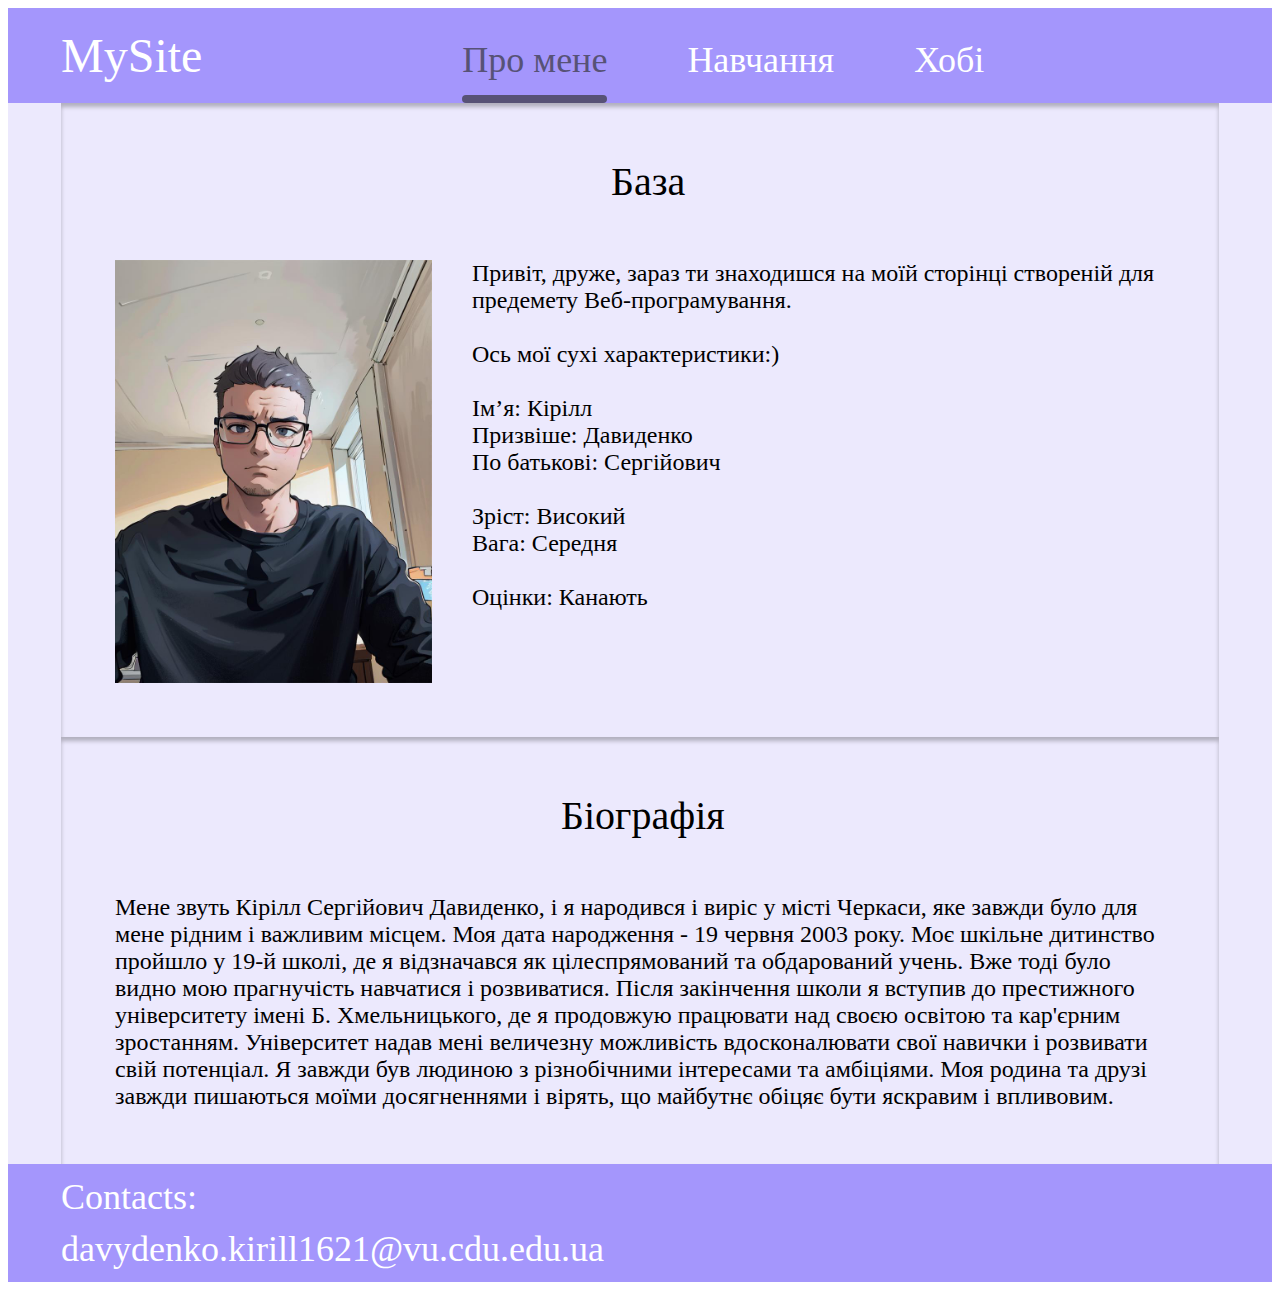
<file: index.html>
<!DOCTYPE html>
<html lang="uk">

<head>
    <meta charset="UTF-8">
    <meta name="viewport" content="width=device-width, initial-scale=1.0">
    <link rel="stylesheet" href="https://cdnjs.cloudflare.com/ajax/libs/modern-normalize/2.0.0/modern-normalize.min.css"
        integrity="sha512-4xo8blKMVCiXpTaLzQSLSw3KFOVPWhm/TRtuPVc4WG6kUgjH6J03IBuG7JZPkcWMxJ5huwaBpOpnwYElP/m6wg=="
        crossorigin="anonymous" referrerpolicy="no-referrer">
    <title>MuSite</title>
    <link rel="stylesheet" href="./styles.css" />
</head>

<body>

    <header class="page-header">
        <div class="container header-container">
            <nav class="page-nav">
                <a href="index.html" class="logo-link">MySite</a>
                <ul class="nav-list">
                    <li class="nav-list-item"><a href="./index.html" class="nav-link nav-link-active">Про мене</a></li>
                    <li class="nav-list-item"><a href="./page2.html" class="nav-link">Навчання</a></li>
                    <li class="nav-list-item"><a href="./page3.html" class="nav-link">Хобі</a></li>
                </ul>
            </nav>
            <button class="menu-button" data-menu-open>
                <svg class="menu-button-icon" width="36" height="36" aria-label="open mobile menu">
                    <use href="./images/icon.svg#icon-burger-menu"></use>
                </svg>
            </button>
        </div>
    </header>

    <main class="page-main">
        <section class="first-section">
            <h2 class="section-one-header">База</h2>
            <div class="first-section-content">
                <img class="first-section-img" src="./images/me.jpg" alt="" width="317" height="423">
                <div class="first-section-text">
                    <p>Привіт, друже, зараз ти знаходишся на моїй сторінці створеній для предемету Веб-програмування.
                    </p><br>
                    <p>Ось мої сухі характеристики:)</p><br>
                    <p>Ім’я: Кірілл</p>
                    <p>Призвіше: Давиденко</p>
                    <p>По батькові: Сергійович</p><br>
                    <p>Зріст: Високий</p>
                    <p>Вага: Середня</p><br>
                    <p>Оцінки: Канають</p>
                </div>
            </div>
        </section>
        <section class="first-section">
            <h2 class="section-two-header">Біографія</h2>
            <p class="second-section-text">Мене звуть Кірілл Сергійович Давиденко, і я народився і виріс у місті Черкаси, яке завжди було для мене рідним і важливим місцем. Моя дата народження - 19 червня 2003 року.
                Моє шкільне дитинство пройшло у 19-й школі, де я відзначався як цілеспрямований та обдарований учень. Вже тоді було видно мою прагнучість навчатися і розвиватися.
                Після закінчення школи я вступив до престижного університету імені Б. Хмельницького, де я продовжую працювати над своєю освітою та кар'єрним зростанням. Університет надав мені величезну можливість вдосконалювати свої навички і розвивати свій потенціал.
                Я завжди був людиною з різнобічними інтересами та амбіціями. Моя родина та друзі завжди пишаються моїми досягненнями і вірять, що майбутнє обіцяє бути яскравим і впливовим.</p>
        </section>

    </main>

    <footer class="page-footer">
        <div class="container footer-container">
            <h2 class="contacts-text">Contacts:</h2>
            <address class="contacts">
                <a href="mailto:davydenko.kirill1621@vu.cdu.edu.ua"
                    class="contacts-link">davydenko.kirill1621@vu.cdu.edu.ua</a>
            </address>
        </div>
    </footer>

    <!-- Mobile Menu -->

    <div class="mobile-menu" data-menu>
        <div class="mobile-menu-container">
            <div class="tel-and-close-btn">
                <button class="close-mobile-menu-btn" data-menu-close>
                    <svg class="menu-button-icon-close" aria-label="close mobile menu">
                        <use href="./images/icon.svg#icon-x"></use>
                    </svg>
                </button>
            </div>
            <ul class="nav-list-mobile">
                <li class="nav-list-item-mobile"><a href="./index.html" class="nav-link-mobile nav-link-active-mobile">Про мене</a>
                </li>
                <li class="nav-list-item-mobile"><a href="./page2.html" class="nav-link-mobile">Навчання</a></li>
                <li class="nav-list-item-mobile"><a href="./page3.html" class="nav-link-mobile">Хобі</a></li>
            </ul>
            <div class="container footer-container-mobele">
                <h2 class="contacts-text">Contacts:</h2>
                <address class="contacts">
                    <a href="mailto:davydenko.kirill1621@vu.cdu.edu.ua"
                        class="contacts-link">davydenko.kirill1621@vu.cdu.edu.ua</a>
                </address>
            </div>
        </div>
    </div>
    <a href=""></a>
    <script  src="./mobile.js"></script>
</body>
 
</html>
</file>
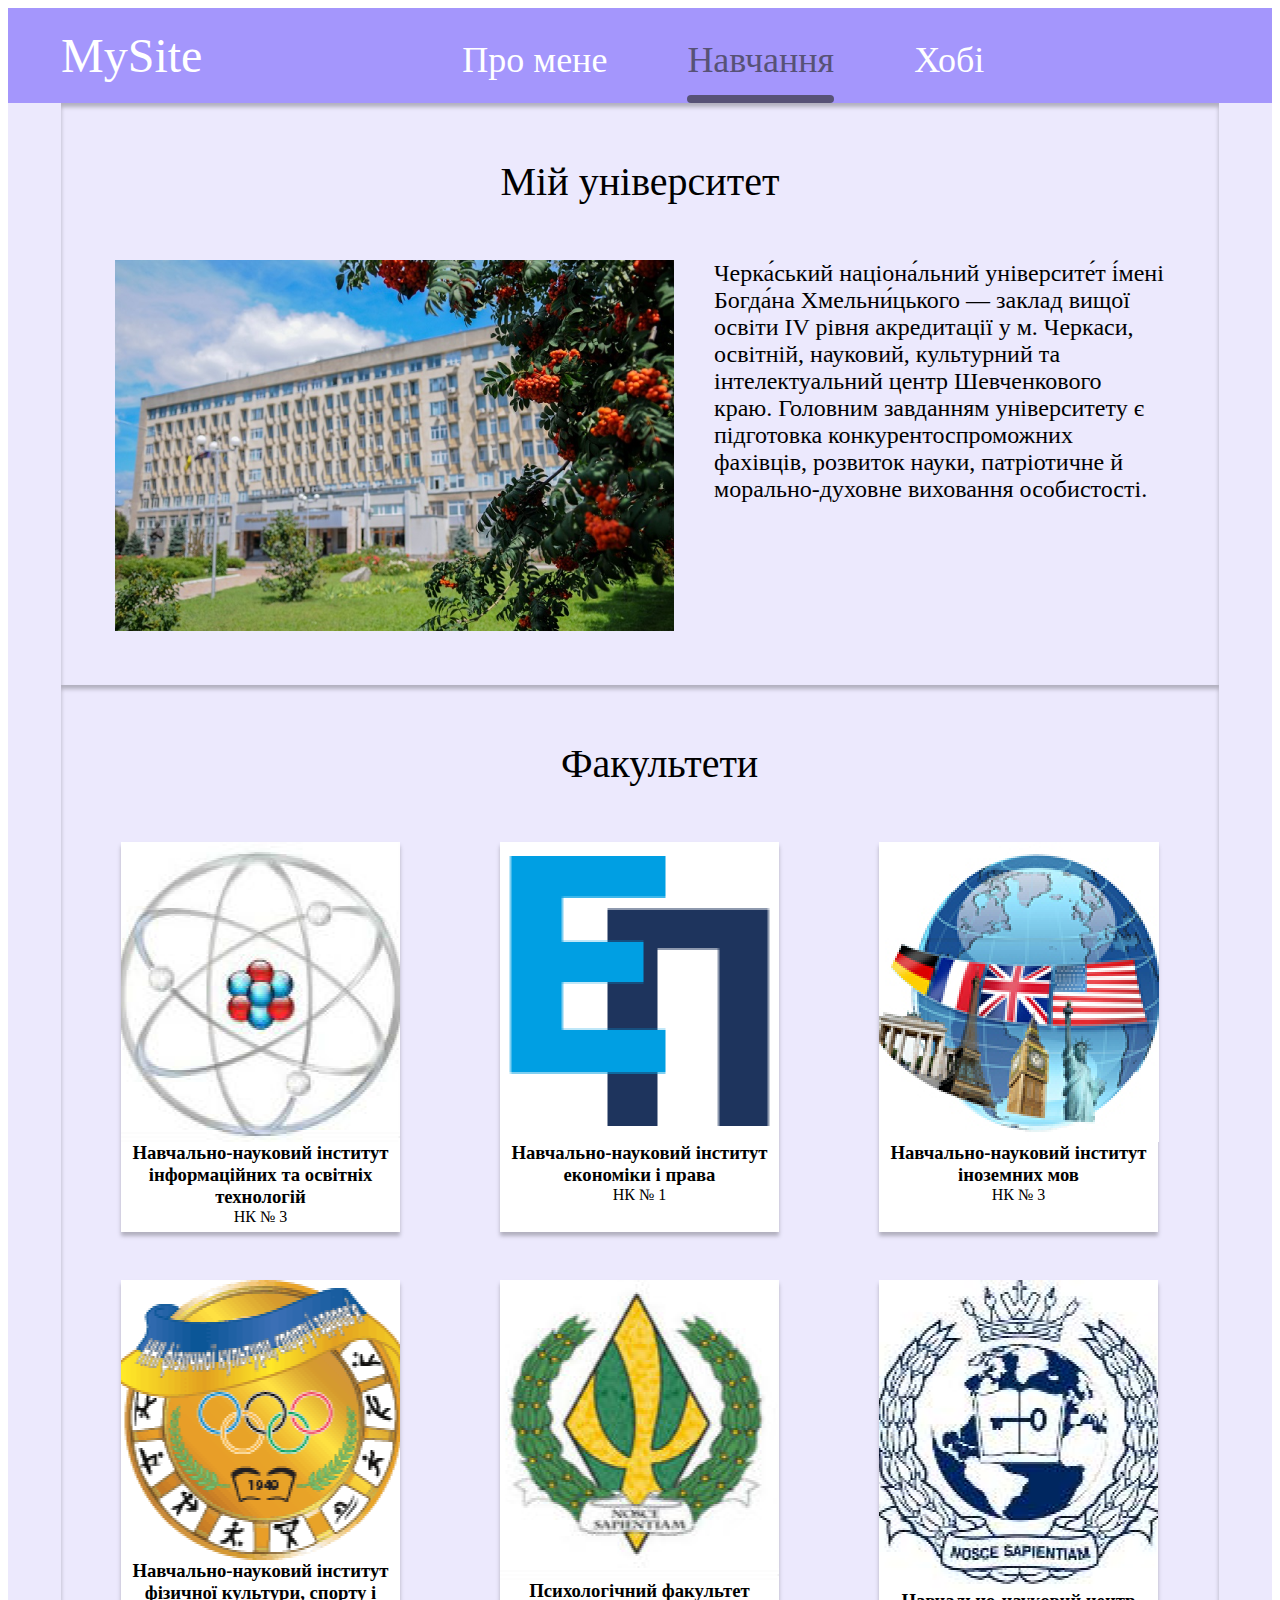
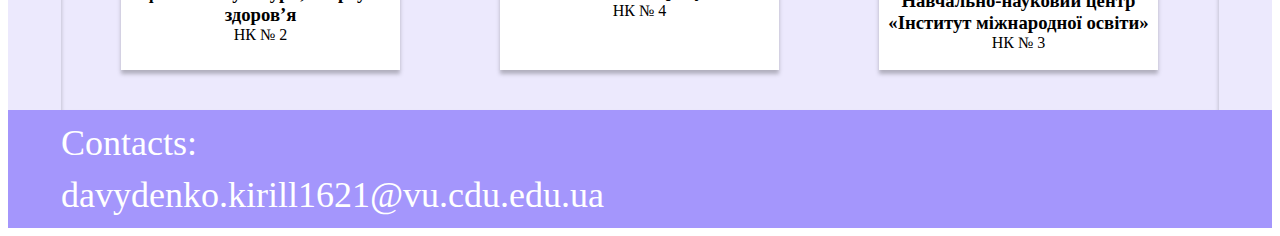
<file: page2.html>
<!DOCTYPE html>
<html lang="uk">

<head>
    <meta charset="UTF-8">
    <meta name="viewport" content="width=device-width, initial-scale=1.0">
    <link rel="stylesheet" href="https://cdnjs.cloudflare.com/ajax/libs/modern-normalize/2.0.0/modern-normalize.min.css"
        integrity="sha512-4xo8blKMVCiXpTaLzQSLSw3KFOVPWhm/TRtuPVc4WG6kUgjH6J03IBuG7JZPkcWMxJ5huwaBpOpnwYElP/m6wg=="
        crossorigin="anonymous" referrerpolicy="no-referrer">
    <title>MuSite</title>
    <link rel="stylesheet" href="./styles.css" />
</head>

<body>

    <header class="page-header">
        <div class="container header-container">
            <nav class="page-nav">
                <a href="index.html" class="logo-link">MySite</a>
                <ul class="nav-list">
                    <li class="nav-list-item"><a href="./index.html" class="nav-link">Про мене</a></li>
                    <li class="nav-list-item"><a href="./page2.html" class="nav-link nav-link-active">Навчання</a></li>
                    <li class="nav-list-item"><a href="./page3.html" class="nav-link">Хобі</a></li>
                </ul>
            </nav>
            <button class="menu-button" data-menu-open>
                <svg class="menu-button-icon" width="36" height="36" aria-label="open mobile menu">
                    <use href="./images/icon.svg#icon-burger-menu"></use>
                </svg>
            </button>
        </div>
    </header>

    <main class="page-main">
        <section class="page2-first-section">
            <h2 class="section-one-page2-header">Мій університет</h2>
            <div class="first-section-page2-content">
                <img class="first-section-page2-img" src="./images/univer.png" alt="" >
                <div class="first-section-text">
                    <p>Черка́ський націона́льний університе́т і́мені Богда́на Хмельни́цького — заклад вищої освіти IV рівня акредитації у м. Черкаси, освітній, науковий, культурний та інтелектуальний центр Шевченкового краю. Головним завданням університету є підготовка конкурентоспроможних фахівців, розвиток науки, патріотичне й морально-духовне виховання особистості.</p>
                </div>
            </div>
        </section>
        <section class="first-section">
            <h2 class="section-two-header">Факультети</h2>
            <div class="uni-cards">
                <div class="card-uni">
                    <img src="./images/1.png" alt="">
                    <h3>Навчально-науковий інститут інформаційних та освітніх технологій</h3>
                    <p>НК № 3</p>
                </div>
                <div class="card-uni">
                    <img class="background-img" src="./images/2.png" alt="">
                    <h3>Навчально-науковий інститут економіки і права</h3>
                    <p>НК № 1</p>
                </div>
                <div class="card-uni">
                    <img src="./images/3.png" alt="">
                    <h3>Навчально-науковий інститут іноземних мов</h3>
                    <p>НК № 3</p>
                </div>
                <div class="card-uni">
                    <img class="background-img" src="./images/4.png" alt="">
                    <h3>Навчально-науковий інститут фізичної культури, спорту і здоров’я</h3>
                    <p>НК № 2</p>
                </div>
                <div class="card-uni">
                    <img src="./images/5.png" alt="">
                    <h3>Психологічний факультет</h3>
                    <p>НК № 4</p>
                </div>
                <div class="card-uni">
                    <img src="./images/6.png" alt="">
                    <h3>Навчально-науковий центр «Інститут міжнародної освіти»</h3>
                    <p>НК № 3</p>
                </div>
            </div>
        </section>

    </main>

    <footer class="page-footer">
        <div class="container footer-container">
            <h2 class="contacts-text">Contacts:</h2>
            <address class="contacts">
                <a href="mailto:davydenko.kirill1621@vu.cdu.edu.ua"
                    class="contacts-link">davydenko.kirill1621@vu.cdu.edu.ua</a>
            </address>
        </div>
    </footer>

    <!-- Mobile Menu -->

    <div class="mobile-menu" data-menu>
        <div class="mobile-menu-container">
            <div class="tel-and-close-btn">
                <button class="close-mobile-menu-btn" data-menu-close>
                    <svg class="menu-button-icon-close" aria-label="close mobile menu">
                        <use href="./images/icon.svg#icon-x"></use>
                    </svg>
                </button>
            </div>
            <ul class="nav-list-mobile">
                <li class="nav-list-item-mobile"><a href="./index.html" class="nav-link-mobile">Про мене</a>
                </li>
                <li class="nav-list-item-mobile"><a href="./page2.html" class="nav-link-mobile nav-link-active-mobile">Навчання</a></li>
                <li class="nav-list-item-mobile"><a href="./page3.html" class="nav-link-mobile">Хобі</a></li>
            </ul>
            <div class="container footer-container-mobele">
                <h2 class="contacts-text">Contacts:</h2>
                <address class="contacts">
                    <a href="mailto:davydenko.kirill1621@vu.cdu.edu.ua"
                        class="contacts-link">davydenko.kirill1621@vu.cdu.edu.ua</a>
                </address>
            </div>
        </div>
    </div>

    <script  src="./mobile.js"></script>
</body>

</html>
</file>
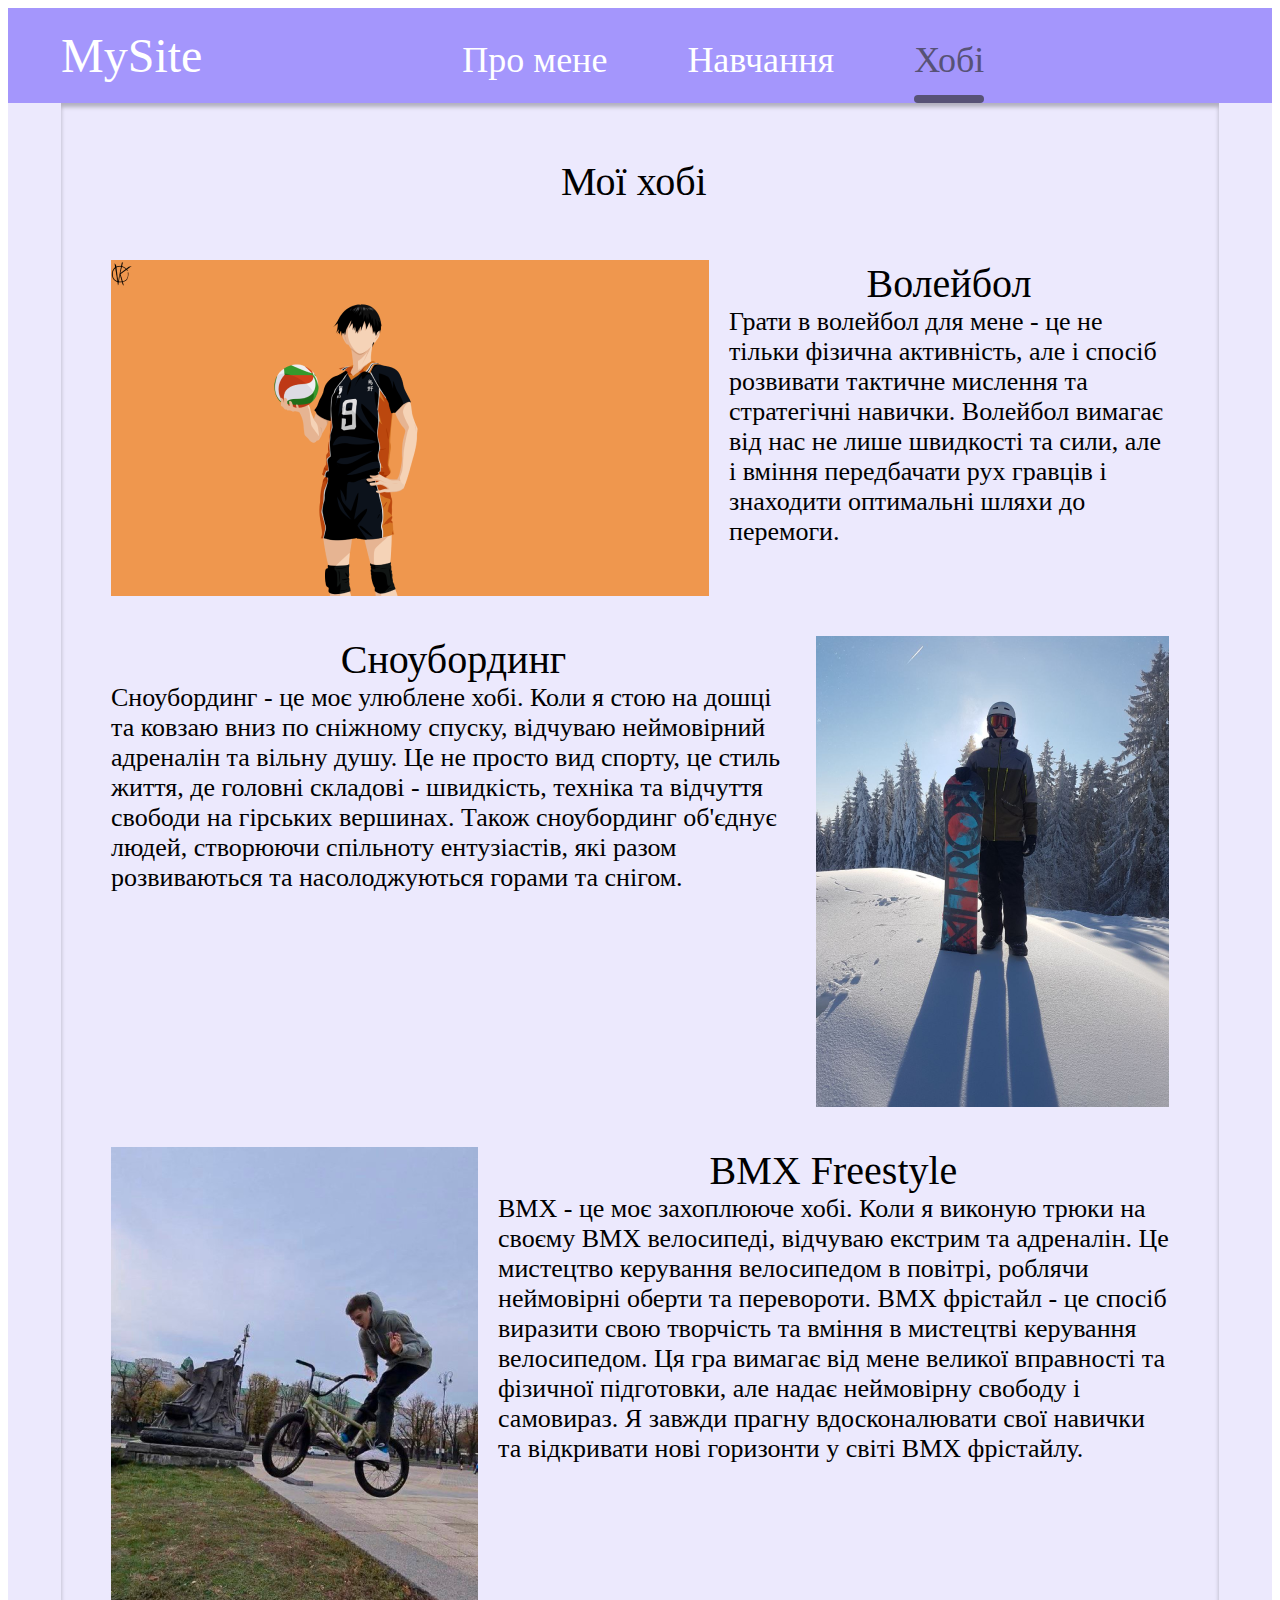
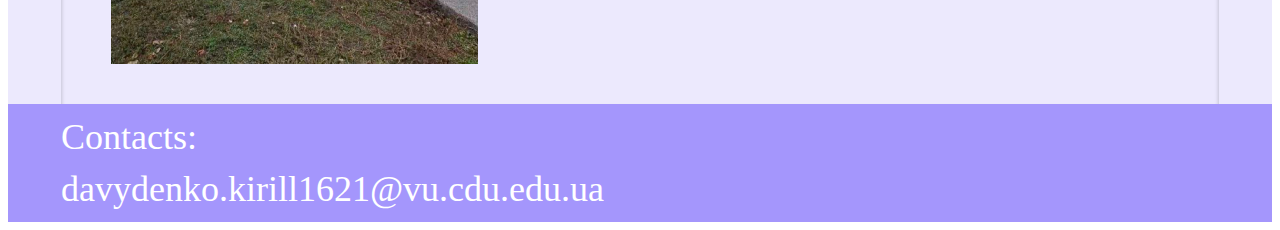
<file: page3.html>
<!DOCTYPE html>
<html lang="uk">

<head>
    <meta charset="UTF-8">
    <meta name="viewport" content="width=device-width, initial-scale=1.0">
    <link rel="stylesheet" href="https://cdnjs.cloudflare.com/ajax/libs/modern-normalize/2.0.0/modern-normalize.min.css"
        integrity="sha512-4xo8blKMVCiXpTaLzQSLSw3KFOVPWhm/TRtuPVc4WG6kUgjH6J03IBuG7JZPkcWMxJ5huwaBpOpnwYElP/m6wg=="
        crossorigin="anonymous" referrerpolicy="no-referrer">
    <title>MuSite</title>
    <link rel="stylesheet" href="./styles.css" />
<body>

    <header class="page-header">
        <div class="container header-container">
            <nav class="page-nav">
                <a href="index.html" class="logo-link">MySite</a>
                <ul class="nav-list">
                    <li class="nav-list-item"><a href="./index.html" class="nav-link">Про мене</a></li>
                    <li class="nav-list-item"><a href="./page2.html" class="nav-link">Навчання</a></li>
                    <li class="nav-list-item"><a href="./page3.html" class="nav-link nav-link-active">Хобі</a></li>
                </ul>
            </nav>
            <button class="menu-button" data-menu-open>
                <svg class="menu-button-icon" width="36" height="36" aria-label="open mobile menu">
                    <use href="./images/icon.svg#icon-burger-menu"></use>
                </svg>
            </button>
        </div>
    </header>

    <main class="page-main">
        </section>
        <section class="first-section">
            <h2 class="section-two-header">Мої хобі</h2>
            <div class="hob-con">
                <div class="hobis">
                    <img src="./images/vball.png" class="img-w" alt="">
                    <div class="hob-text-cont">
                        <h3 class="hob-header">Волейбол</h3>
                        <p class="hob-text">Грати в волейбол для мене - це не тільки фізична активність, але і спосіб розвивати тактичне мислення та стратегічні навички. Волейбол вимагає від нас не лише швидкості та сили, але і вміння передбачати рух гравців і знаходити оптимальні шляхи до перемоги.</p>
                    </div>
                </div>
                <div class="hobis-r">
                    <img src="./images/snowbrd.png" class="img-w" alt="">
                    <div class="hob-text-cont">
                        <h3 class="hob-header">Сноубординг</h3>
                        <p class="hob-text">Сноубординг - це моє улюблене хобі. Коли я стою на дошці та ковзаю вниз по сніжному спуску, відчуваю неймовірний адреналін та вільну душу. Це не просто вид спорту, це стиль життя, де головні складові - швидкість, техніка та відчуття свободи на гірських вершинах. Також сноубординг об'єднує людей, створюючи спільноту ентузіастів, які разом розвиваються та насолоджуються горами та снігом.</p>
                    </div>
                </div>
                <div class="hobis">
                    <img src="./images/bmx.png" class="img-w" alt="">
                    <div class="hob-text-cont">
                        <h3 class="hob-header">BMX Freestyle</h3>
                        <p class="hob-text">BMX - це моє захоплююче хобі. Коли я виконую трюки на своєму BMX велосипеді, відчуваю екстрим та адреналін. Це мистецтво керування велосипедом в повітрі, роблячи неймовірні оберти та перевороти. BMX фрістайл - це спосіб виразити свою творчість та вміння в мистецтві керування велосипедом. Ця гра вимагає від мене великої вправності та фізичної підготовки, але надає неймовірну свободу і самовираз. Я завжди прагну вдосконалювати свої навички та відкривати нові горизонти у світі BMX фрістайлу.</p>
                    </div>
                </div>
            </div>
        </section>

    </main>

    <footer class="page-footer">
        <div class="container footer-container">
            <h2 class="contacts-text">Contacts:</h2>
            <address class="contacts">
                <a href="mailto:davydenko.kirill1621@vu.cdu.edu.ua"
                    class="contacts-link">davydenko.kirill1621@vu.cdu.edu.ua</a>
            </address>
        </div>
    </footer>

    <!-- Mobile Menu -->

    <div class="mobile-menu" data-menu>
        <div class="mobile-menu-container">
            <div class="tel-and-close-btn">
                <button class="close-mobile-menu-btn" data-menu-close>
                    <svg class="menu-button-icon-close" aria-label="close mobile menu">
                        <use href="./images/icon.svg#icon-x"></use>
                    </svg>
                </button>
            </div>
            <ul class="nav-list-mobile">
                <li class="nav-list-item-mobile"><a href="./index.html" class="nav-link-mobile">Про мене</a>
                </li>
                <li class="nav-list-item-mobile"><a href="./page2.html" class="nav-link-mobile">Навчання</a></li>
                <li class="nav-list-item-mobile"><a href="./page3.html" class="nav-link-mobile nav-link-active-mobile">Хобі</a></li>
            </ul>
            <div class="container footer-container-mobele">
                <h2 class="contacts-text">Contacts:</h2>
                <address class="contacts">
                    <a href="mailto:davydenko.kirill1621@vu.cdu.edu.ua"
                        class="contacts-link">davydenko.kirill1621@vu.cdu.edu.ua</a>
                </address>
            </div>
        </div>
    </div>

    <script  src="./mobile.js"></script>
</body>

</html>
</file>
<file: styles.css>
/*
 HEADER
 HEADER
 HEADER
*/
.page-header {
  background-color: #a496fc;
}

.header-container {
  display: flex;
  align-items: center;
  justify-content: space-between;
  align-content: center;
  padding: 20px;
  margin-left: auto;
  margin-right: auto;
}

@media screen and (min-width: 1158px) {
  .page-nav {
    display: flex;
    flex-direction: row;
    align-items: baseline;
    gap: 260px;
  }
}
.logo-link {
  color: #fff;
  text-align: center;
  font-family: Inter;
  font-size: 28px;
  font-style: normal;
  font-weight: 400;
  line-height: normal;
}

@media screen and (min-width: 1158px) {
  .logo-link {
    font-size: 48px;
  }
}
.nav-list {
  display: none;
}

@media screen and (min-width: 1158px) {
  .nav-list {
    display: flex;
    gap: 80px;
  }
}
.nav-link {
  position: relative;
  color: #fff;
  text-align: center;
  font-family: Inter;
  font-size: 36px;
  font-style: normal;
  font-weight: 400;
  line-height: normal;
}

.nav-link-active {
  color: #575276;
}
.nav-link-active::after {
  box-sizing: border-box;
  display: flex;
  content: "";
  position: absolute;
  left: 0;
  bottom: -23px;
  height: 8px;
  background-color: #575276;
  border-radius: 4px;
  width: 100%;
}

.menu-button {
  border: none;
  background-color: transparent;
  padding: 0;
  line-height: 0;
}

@media screen and (min-width: 1158px) {
  .menu-button {
    display: none;
  }
}
.menu-button-icon {
  stroke: #ffffff;
}

.menu-button-icon-close {
  stroke: #1c2225;
  width: 36px;
  height: 36px;
}

/* 
MAIN
MAIN
MAIN 
*/
section {
  background: #ece9fd;
  box-shadow: 0px 4px 4px 0px rgba(0, 0, 0, 0.25) inset;
}

.page-main {
  background: #ece9fd;
}

.first-section-img {
  /* margin-left: auto; */
  margin-left: auto;
}

.section-one-header {
  color: #000;
  font-family: Inter;
  font-size: 40px;
  font-style: normal;
  font-weight: 400;
  line-height: normal;
  padding-top: 55px;
  padding-bottom: 55px;
  padding-left: 120px;
}

@media screen and (min-width: 1158px) {
  .section-one-header {
    padding-left: 550px;
  }
}
.section-two-header {
  color: #000;
  font-family: Inter;
  font-size: 40px;
  font-style: normal;
  font-weight: 400;
  line-height: normal;
  padding-top: 55px;
  padding-bottom: 55px;
  padding-left: 85px;
}

@media screen and (min-width: 1158px) {
  .section-two-header {
    padding-left: 500px;
  }
}
.first-section {
  width: 320px;
  margin-right: auto;
  margin-left: auto;
}

@media screen and (min-width: 1158px) {
  .first-section {
    width: 1158px;
    margin-right: auto;
    margin-left: auto;
  }
}
.first-section-content {
  display: flex;
  flex-direction: column;
  gap: 40px;
  margin-right: auto;
  margin-left: auto;
  padding-bottom: 54px;
}

@media screen and (min-width: 1158px) {
  .first-section-content {
    display: flex;
    flex-direction: row;
    gap: 40px;
    margin-right: auto;
    margin-left: auto;
    padding-left: 54px;
    padding-right: 54px;
    padding-bottom: 54px;
  }
}
@media screen and (min-width: 1158px) {
  .first-section-content {
    display: flex;
    gap: 40px;
    margin-right: auto;
    margin-left: auto;
    padding-left: 54px;
    padding-right: 54px;
    padding-bottom: 54px;
  }
}
.first-section-text {
  color: #000;
  font-family: Inter;
  font-size: 24px;
  font-style: normal;
  font-weight: 400;
  line-height: normal;
  padding-left: 10px;
}

@media screen and (min-width: 1158px) {
  .first-section-text {
    padding-left: 0px;
  }
}
.second-section-text {
  color: #000;
  font-family: Inter;
  font-size: 24px;
  font-style: normal;
  font-weight: 400;
  line-height: normal;
  padding-left: 54px;
  padding-right: 54px;
  padding-bottom: 54px;
}

/* 
FOOTER
FOOTER
FOOTER
*/
.page-footer {
  background-color: #a496fc;
}

.contacts-text {
  color: #fff;
  font-family: Inter;
  font-size: 24px;
  font-style: normal;
  font-weight: 400;
  line-height: normal;
  padding-top: 12px;
}

@media screen and (min-width: 1158px) {
  .contacts-text {
    font-size: 36px;
  }
}
.contacts-link {
  color: #fff;
  font-family: Inter;
  font-size: 20px;
  font-style: normal;
  font-weight: 400;
  line-height: normal;
  margin-bottom: 12px;
}

@media screen and (min-width: 1158px) {
  .contacts-link {
    font-size: 36px;
  }
}
@media screen and (min-width: 320px) and (max-width: 1158px) {
  .footer-container {
    padding-left: 10px;
  }
}
.footer-container {
  display: flex;
  flex-direction: column;
  align-items: start;
  justify-content: space-between;
  align-content: center;
  margin-left: auto;
  margin-right: auto;
  gap: 10px;
  padding-bottom: 12px;
}

.page2-first-section {
  width: 320px;
  margin-right: auto;
  margin-left: auto;
}

@media screen and (min-width: 1158px) {
  .page2-first-section {
    width: 1158px;
    margin-right: auto;
    margin-left: auto;
  }
}
.section-one-page2-header {
  color: #000;
  font-family: Inter;
  font-size: 40px;
  font-style: normal;
  font-weight: 400;
  line-height: normal;
  padding-top: 55px;
  padding-bottom: 55px;
  text-align: center;
}

.first-section-page2-content {
  display: flex;
  flex-direction: column;
  gap: 40px;
  margin-right: auto;
  margin-left: auto;
  padding-bottom: 54px;
}

@media screen and (min-width: 1158px) {
  .first-section-page2-content {
    display: flex;
    flex-direction: row;
    gap: 40px;
    margin-right: auto;
    margin-left: auto;
    padding-left: 54px;
    padding-right: 54px;
    padding-bottom: 54px;
  }
}
@media screen and (min-width: 1158px) {
  .first-section-page2-content {
    display: flex;
    gap: 40px;
    margin-right: auto;
    margin-left: auto;
    padding-left: 54px;
    padding-right: 54px;
    padding-bottom: 54px;
  }
}
.first-section-page2-image {
  width: 320px;
}

@media screen and (min-width: 1158px) {
  .first-section-page2-image {
    width: 559px;
    height: 371px;
  }
}
.card-uni {
  width: 279px;
  height: 390px;
  background: #FFF;
  box-shadow: 0px 4px 4px 0px rgba(0, 0, 0, 0.25);
  text-align: center;
  transition: transform 0.3s ease-in-out;
}
.card-uni:hover {
  transform: scale(1.1);
}

.background-img {
  background: #FFF;
}

.uni-cards {
  display: flex;
  flex-wrap: wrap;
  -moz-column-gap: 100px;
       column-gap: 100px;
  row-gap: 48px;
  padding-left: 20px;
  padding-bottom: 40px;
}

@media screen and (min-width: 1158px) {
  .uni-cards {
    display: flex;
    flex-wrap: wrap;
    -moz-column-gap: 100px;
         column-gap: 100px;
    row-gap: 48px;
    padding-left: 0;
    margin-right: 60px;
    margin-left: 60px;
  }
}
.page2-first-section {
  width: 320px;
  margin-right: auto;
  margin-left: auto;
}

@media screen and (min-width: 1158px) {
  .page2-first-section {
    width: 1158px;
    margin-right: auto;
    margin-left: auto;
  }
}
.section-one-page2-header {
  color: #000;
  font-family: Inter;
  font-size: 40px;
  font-style: normal;
  font-weight: 400;
  line-height: normal;
  padding-top: 55px;
  padding-bottom: 55px;
  text-align: center;
}

.first-section-page2-content {
  display: flex;
  flex-direction: column;
  gap: 40px;
  margin-right: auto;
  margin-left: auto;
  padding-bottom: 54px;
}

@media screen and (min-width: 1158px) {
  .first-section-page2-content {
    display: flex;
    flex-direction: row;
    gap: 40px;
    margin-right: auto;
    margin-left: auto;
    padding-left: 54px;
    padding-right: 54px;
    padding-bottom: 54px;
  }
}
@media screen and (min-width: 1158px) {
  .first-section-page2-content {
    display: flex;
    gap: 40px;
    margin-right: auto;
    margin-left: auto;
    padding-left: 54px;
    padding-right: 54px;
    padding-bottom: 54px;
  }
}
.first-section-page2-image {
  width: 320px;
}

@media screen and (min-width: 1158px) {
  .first-section-page2-image {
    width: 559px;
    height: 371px;
  }
}
.hob-header {
  color: #000;
  font-family: Inter;
  font-size: 40px;
  font-style: normal;
  font-weight: 400;
  line-height: normal;
  text-align: center;
}

.hob-text {
  color: #000;
  font-family: Inter;
  font-size: 26px;
  font-style: normal;
  font-weight: 400;
  line-height: normal;
  text-align: left;
}

@media screen and (min-width: 320px) and (max-width: 1158px) {
  .hob-text {
    padding-left: 10px;
    padding-right: 10px;
  }
}
.hobis {
  display: flex;
  flex-direction: row;
  gap: 20px;
  padding-left: 50px;
  padding-right: 50px;
}

@media screen and (min-width: 320px) and (max-width: 1158px) {
  .hobis {
    flex-direction: column;
    padding-left: 0;
    padding-right: 0;
  }
}
.hobis-r {
  display: flex;
  flex-direction: row-reverse;
  gap: 20px;
  padding-left: 50px;
  padding-right: 50px;
}

@media screen and (min-width: 320px) and (max-width: 1158px) {
  .hobis-r {
    flex-direction: column;
    padding-left: 0;
    padding-right: 0;
  }
}
.hob-con {
  display: flex;
  gap: 40px;
  flex-wrap: wrap;
  padding-bottom: 40px;
}

@media screen and (min-width: 320px) and (max-width: 1158px) {
  .img-w {
    width: 320px;
  }
}
.mobile-menu {
  position: fixed;
  display: flex;
  justify-content: center;
  top: 0;
  width: 100%;
  height: 100%;
  z-index: 100;
  opacity: 0;
  visibility: hidden;
  pointer-events: none;
  transition: opacity 250ms cubic-bezier(0.4, 0, 0.2, 1), visibility 250ms cubic-bezier(0.4, 0, 0.2, 1);
  background: rgba(46, 47, 66, 0.4);
  box-shadow: 0px 1px 1px rgba(0, 0, 0, 0.14), 0px 1px 3px rgba(0, 0, 0, 0.12), 0px 2px 1px rgba(0, 0, 0, 0.2);
}

.is-open {
  opacity: 1;
  visibility: visible;
  pointer-events: auto;
}

.mobile-menu-container {
  top: 50%;
  left: 50%;
  transform: translate(-50%, -50%);
  position: absolute;
  background-color: #A496FC;
  display: flex;
  flex-direction: column;
  justify-content: space-between;
  width: 100%;
  align-items: flex-end;
  height: 100%;
  margin-left: auto;
  margin-right: auto;
}

.tel-and-close-btn {
  display: flex;
  align-items: center;
  justify-content: flex-end;
  padding-top: 20px;
  padding-right: 20px;
  padding-left: 20px;
  width: 100%;
}

.close-mobile-menu-btn {
  border: none;
  background-color: transparent;
  padding: 0;
  line-height: 0;
}

.menu-button-icon-close {
  stroke: #ffffff;
  width: 36px;
  height: 36px;
}

.nav-list-mobile {
  margin: 20px;
}

.nav-link-mobile {
  position: relative;
  color: #FFF;
  text-align: center;
  font-family: Inter;
  font-size: 36px;
  font-style: normal;
  font-weight: 400;
  line-height: normal;
}

.footer-container-mobele {
  display: flex;
  flex-direction: column;
  align-items: center;
  justify-content: space-between;
  align-content: center;
  margin-left: auto;
  margin-right: auto;
  gap: 10px;
}

.nav-link-active-mobile {
  color: #575276;
}

.container {
  width: 320px;
}

@media screen and (min-width: 1158px) {
  .container {
    width: 1158px;
  }
}
h1, h2, h3, h4, h5, h6, p {
  margin: 0;
}

ul, ol {
  list-style-type: none;
  margin: 0;
  padding: 0;
}

img {
  display: block;
}

li, .list {
  list-style-type: none;
}

a, .link {
  text-decoration: none;
}

button {
  cursor: pointer;
}

body {
  background-color: #fff;
}
</file>
